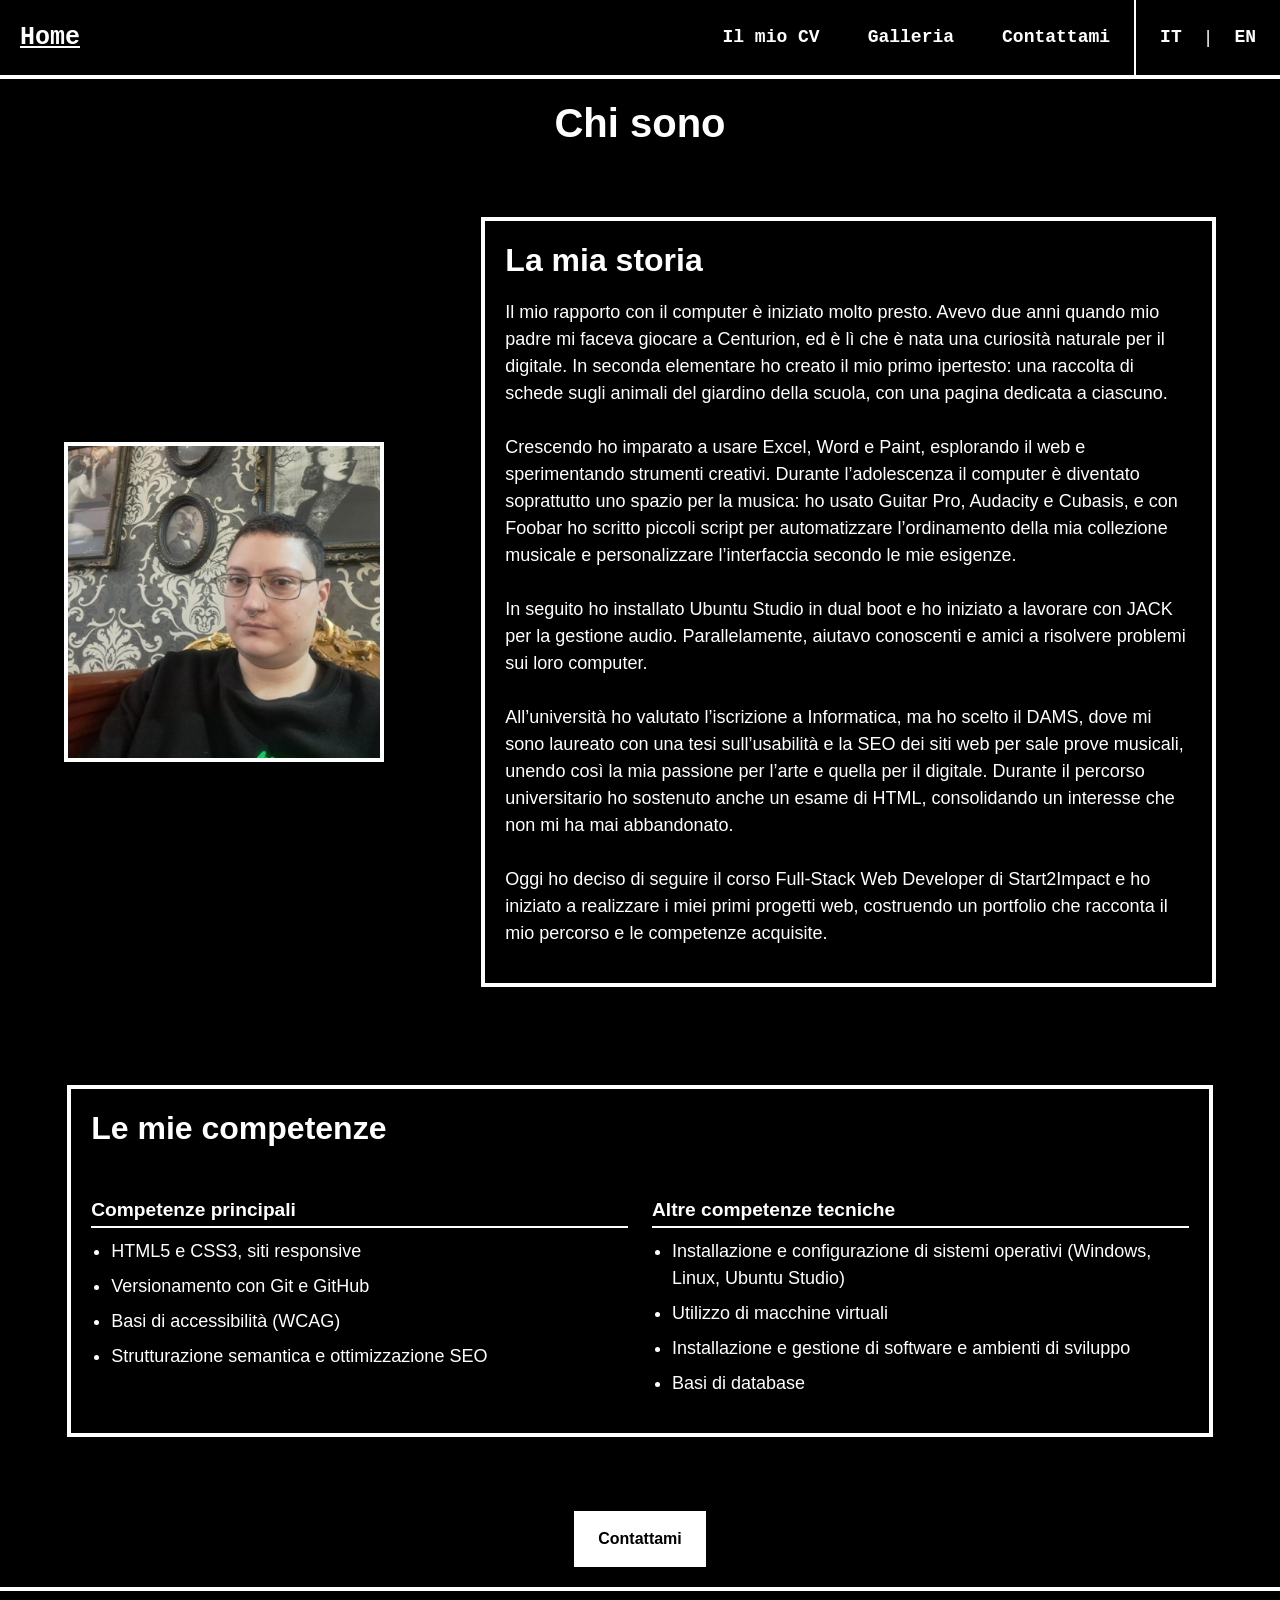
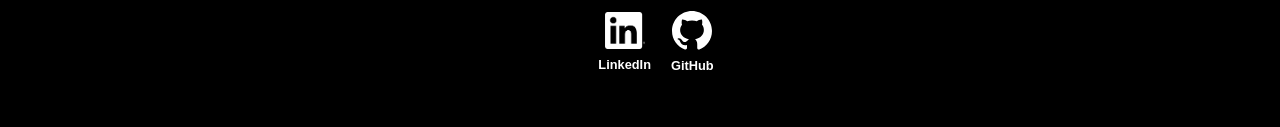
<file: index.html>
<!DOCTYPE html>
<html lang="it">

<head>
    <meta charset="UTF-8">
    <meta name="viewport" content="width=device-width, initial-scale=1.0">
    <link href="https://cdn.jsdelivr.net/npm/bootstrap@5.3.8/dist/css/bootstrap.min.css" rel="stylesheet">
    <link rel="stylesheet" href="assets/css/main.css">
    <link rel="icon" href="assets/img/icons/favicon.ico" type="image/x-icon">
    <link rel="apple-touch-icon" sizes="180x180" href="assets/img/icons/apple-touch-icon.png">
    <link rel="icon" type="image/png" sizes="192x192" href="assets/img/icons/android-chrome-192x192.png">
    <link rel="icon" type="image/png" sizes="512x512" href="assets/img/icons/android-chrome-512x512.png">
    <meta property="og:title" content="Lapo Cipriani | Web Developer Portfolio">
    <meta property="og:description"
        content="Junior Web Developer con background creativo e tecnico. Scopri CV e progetti.">
    <meta property="og:image" content="https://lapocipriani.github.io/portfolio/assets/img/og-preview.jpg">
    <meta property="og:url" content="https://lapocipriani.github.io/portfolio/">
    <meta property="og:type" content="website">
    <title>Home - Lapo Cipriani</title>
</head>

<body>
    <header class="header">
        <a href="index.html" title="Torna alla Home" class="logo">Home</a>
        <input class="menu-btn" id="menu-btn" type="checkbox">
        <label for="menu-btn" class="menu-icon">
            <span class="nav-icon"></span>
        </label>
        <ul class="menu">
            <li><a href="cv.html" title="Il mio CV completo">Il mio CV</a></li>
            <li><a href="galleria.html" title="Guarda le mie foto e lavori">Galleria</a></li>
            <li><a href="contatti.html" title="Contattami tramite email o social">Contattami</a></li>
            <li>
                <nav class="lang-switch">
                    <a href="index.html" lang="it" title="Italiano">IT</a>
                    <span>|</span>
                    <a href="index2.html" lang="en" title="English">EN</a>
                </nav>
            </li>
        </ul>


    </header>

    <main class="biography container-fluid">
        <h1>Chi sono</h1>
        <section class="bio">
            <div class="bio-pic">
                <img src="assets/img/foto-bio.jpg" alt="Ritratto di Lapo" class="img-fluid">
            </div>
            <div class="bio-text">
                <h2>La mia storia</h2>
                <p>
                    Il mio rapporto con il computer è iniziato molto presto. Avevo due anni quando mio padre mi faceva
                    giocare a Centurion, ed è lì che è nata una curiosità naturale per il digitale. In seconda elementare
                    ho creato il mio primo ipertesto: una raccolta di schede sugli animali del giardino della scuola,
                    con una pagina dedicata a ciascuno.<br><br>
                    Crescendo ho imparato a usare Excel, Word e Paint, esplorando il web e sperimentando strumenti creativi.
                    Durante l’adolescenza il computer è diventato soprattutto uno spazio per la musica: ho usato Guitar Pro, Audacity e Cubasis, e con Foobar ho
                    scritto piccoli script per automatizzare l’ordinamento della mia collezione musicale e
                    personalizzare l’interfaccia secondo le mie esigenze.<br><br>
                    In seguito ho installato Ubuntu Studio in dual boot e ho iniziato a lavorare con JACK per la gestione audio.
                    Parallelamente, aiutavo conoscenti e amici a risolvere problemi sui loro computer.<br><br>
                    All’università ho valutato l’iscrizione a Informatica, ma ho scelto il DAMS, dove mi sono laureato con
                    una tesi sull’usabilità e la SEO dei siti web per sale prove musicali, unendo così la mia passione per
                    l’arte e quella per il digitale. Durante il percorso universitario ho sostenuto anche un esame di HTML,
                    consolidando un interesse che non mi ha mai abbandonato.<br><br>
                    Oggi ho deciso di seguire il corso Full-Stack Web Developer di Start2Impact e ho iniziato a realizzare i miei primi progetti web,
                    costruendo un portfolio che racconta il mio percorso e le competenze acquisite.
                </p>
            </div>
        </section>

        <section class="skills mt-5">
            <h2>Le mie competenze</h2>
            <div class="row skills-group">
                <div class="col-md-6">
                    <h3>Competenze principali</h3>
                    <ul>
                        <li>HTML5 e CSS3, siti responsive</li>
                        <li>Versionamento con Git e GitHub</li>
                        <li>Basi di accessibilità (WCAG)</li>
                        <li>Strutturazione semantica e ottimizzazione SEO</li>
                    </ul>
                </div>
                <div class="col-md-6">
                    <h3>Altre competenze tecniche</h3>
                    <ul>
                        <li>Installazione e configurazione di sistemi operativi (Windows, Linux, Ubuntu Studio)</li>
                        <li>Utilizzo di macchine virtuali</li>
                        <li>Installazione e gestione di software e ambienti di sviluppo</li>
                        <li>Basi di database</li>
                    </ul>
                </div>
            </div>
        </section>

        <div class="text-center mt-4">
            <a href="contatti.html" class="cta-button btn">Contattami</a>
        </div>
    </main>
    <footer>
        <ul>

            <li>
                <a href="https://www.linkedin.com/in/lapo-cipriani-81836b190/" target="_blank" rel="noopener noreferrer"
                    aria-label="Visita il mio profilo LinkedIn" title="Visita il mio profilo LinkedIn">
                    <img src="assets/img/InBug-White.png" alt="Logo LinkedIn">
                    <p>LinkedIn</p>
                </a>
            </li>
            <li>
                <a href="https://github.com/LapoCipriani" target="_blank" rel="noopener noreferrer"
                    aria-label="Visita il mio profilo GitHub" title="Visita il mio profilo GitHub">
                    <img src="assets/img/GitHub_Invertocat_White.svg" alt="Logo GitHub">
                    <p>GitHub</p>
                </a>
            </li>
        </ul>
    </footer>

</body>

</html>
</file>
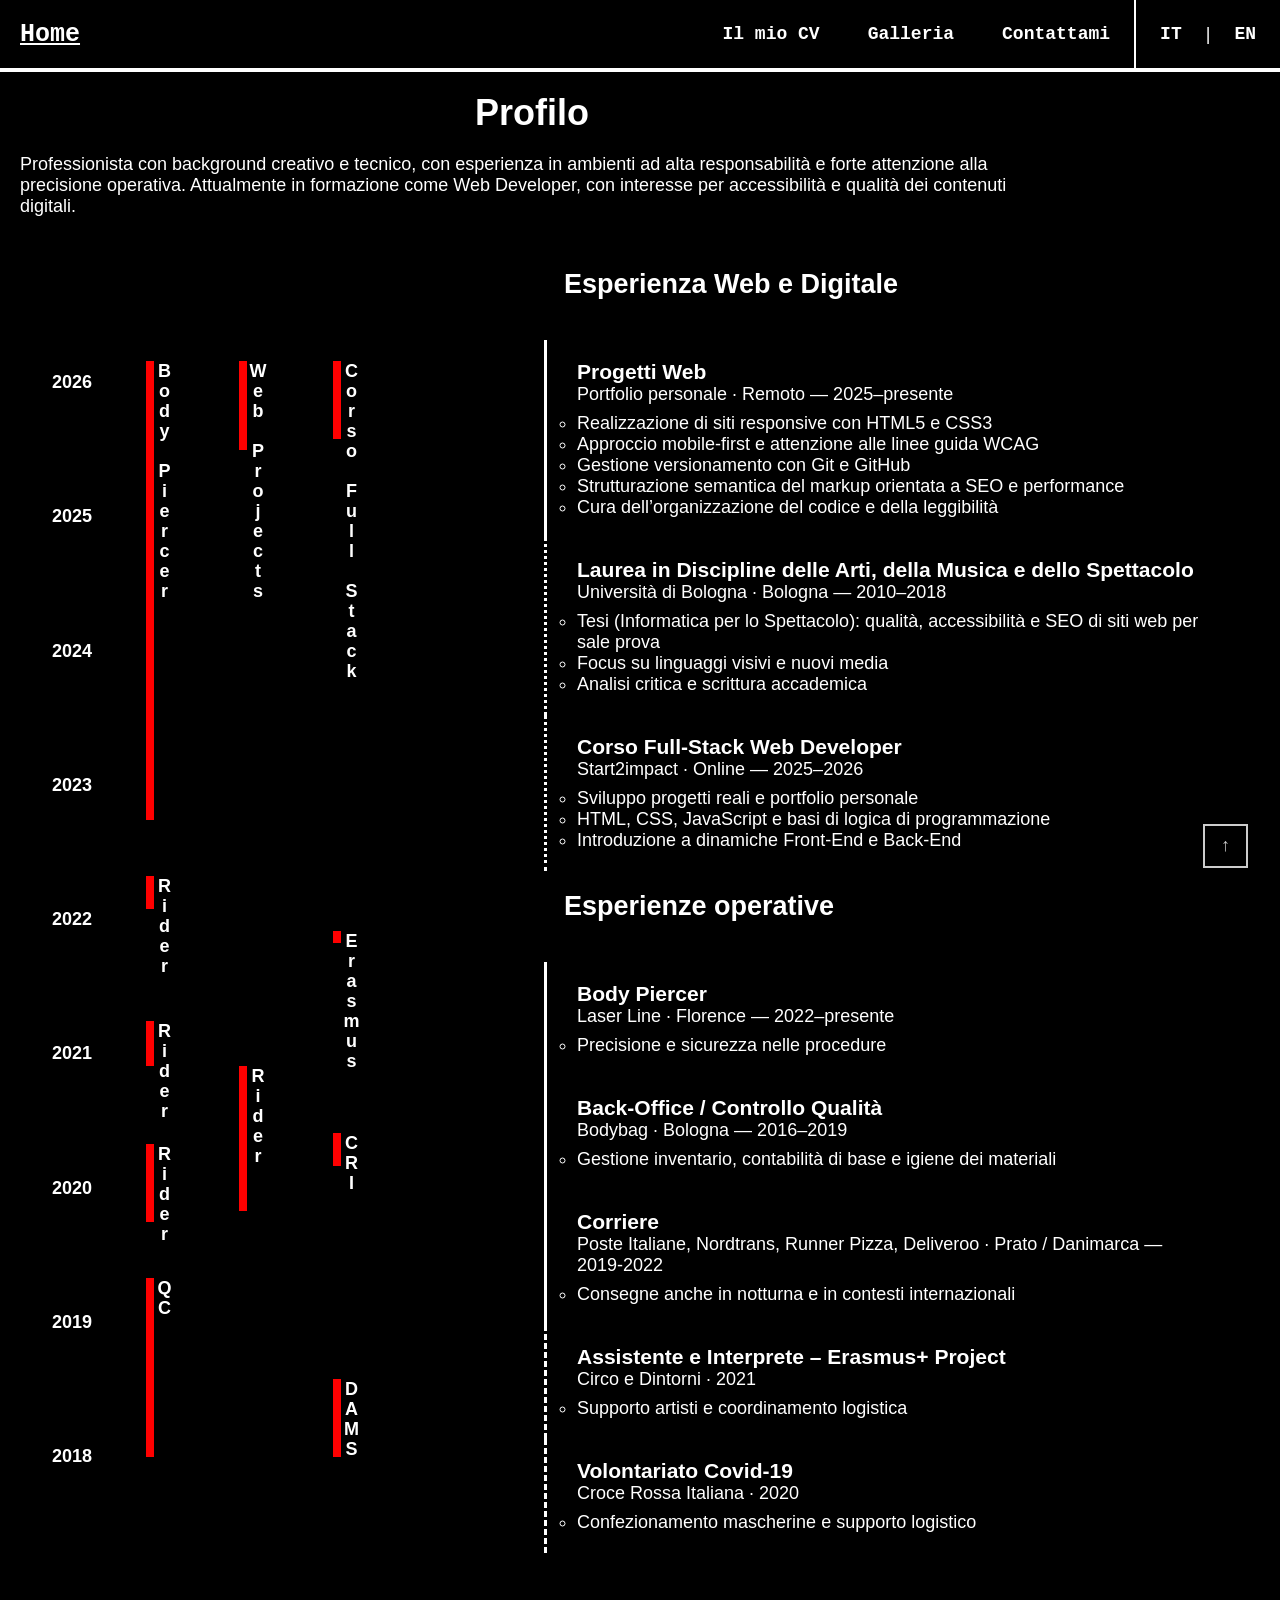
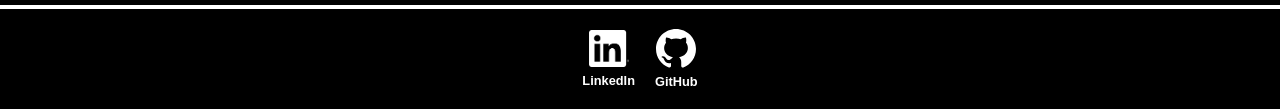
<file: cv.html>
<!DOCTYPE html>
<html lang="it">

<head>
  <meta charset="UTF-8">
  <meta name="viewport" content="width=device-width, initial-scale=1.0">
  <link rel="stylesheet" href="assets/css/main.css">
  <link rel="icon" href="assets/img/icons/favicon.ico" type="image/x-icon">
  <link rel="apple-touch-icon" sizes="180x180" href="assets/img/icons/apple-touch-icon.png">
  <link rel="icon" type="image/png" sizes="192x192" href="assets/img/icons/android-chrome-192x192.png">
  <link rel="icon" type="image/png" sizes="512x512" href="assets/img/icons/android-chrome-512x512.png">
  <meta property="og:title" content="Lapo Cipriani | Web Developer Portfolio">
  <meta property="og:description"
    content="Junior Web Developer con background creativo e tecnico. Scopri CV e progetti.">
  <meta property="og:image" content="https://lapocipriani.github.io/portfolio/assets/img/og-preview.jpg">
  <meta property="og:url" content="https://lapocipriani.github.io/portfolio/">
  <meta property="og:type" content="website">

  <title>Curriculum Vitae - Lapo Cipriani</title>
</head>

<body>
  <header class="header">
    <a href="index.html" title="Torna alla Home" class="logo">Home</a>
    <input class="menu-btn" id="menu-btn" type="checkbox">
    <label for="menu-btn" class="menu-icon">
      <span class="nav-icon"></span>
    </label>
    <ul class="menu">
      <li><a href="cv.html" title="Il mio CV completo">Il mio CV</a></li>
      <li><a href="galleria.html" title="Guarda le mie foto e lavori">Galleria</a></li>
      <li><a href="contatti.html" title="Contattami tramite email o social">Contattami</a></li>
      <li>
        <nav class="lang-switch">
          <a href="/index.html" lang="it" title="Italiano">IT</a>
          <span>|</span>
          <a href="index2.html" lang="en" title="English">EN</a>
        </nav>
      </li>
    </ul>
  </header>

  <main id="top">
    <div class="info">
      <h1>Profilo</h1>
      <p>Professionista con background creativo e tecnico, con esperienza in ambienti ad alta responsabilità e forte
        attenzione alla precisione operativa. Attualmente in formazione come Web Developer, con interesse per
        accessibilità e qualità dei contenuti digitali.</p>
    </div>

    

    <div class="grid-container">
      <section class="cv-grid">

        <!-- Anni -->
        <div class="year" style="grid-row: 1 / span 12;">
          <span class="year-label">2026</span>
        </div>
        <!-- <div class="year" style="grid-row: 1 / 13;">
          <span class="year-label">2026</span>
        </div> -->
        <div class="year" style="grid-row: 13 / 25;">
          <span class="year-label">2025</span>
        </div>
        <div class="year" style="grid-row: 25 / 37;">
          <span class="year-label">2024</span>
        </div>
        <div class="year" style="grid-row: 37 / 49;">
          <span class="year-label">2023</span>
        </div>
        <div class="year" style="grid-row: 49 / 61;">
          <span class="year-label">2022</span>
        </div>
        <div class="year" style="grid-row: 61 / 73;">
          <span class="year-label">2021</span>
        </div>
        <div class="year" style="grid-row: 73 / 85;">
          <span class="year-label">2020</span>
        </div>
        <div class="year" style="grid-row: 85 / 97;">
          <span class="year-label">2019</span>
        </div>
        <div class="year" style="grid-row: 97 / 109;">
          <span class="year-label">2018</span>
        </div>

        <!-- Work -->

        <article class="job1 laser"><a href="#body-piercer"><p class="vertical">Body Piercer</p></a></article>
        <article class="job1 poste"><a href="#rider"><p class="vertical">Rider</p></a></article>
        <article class="job1 nord"><a href="#rider"><p class="vertical">Rider</p></a></article>
        <article class="job1 runner"><a href="#rider"><p class="vertical">Rider</p></a></article>
        <article class="job1 bodybag"><a href="#quality-control"><p class="vertical">QC</p></a></article>



        <article class="job2 web"><a href="#web-projects"><p class="vertical">Web Projects</p></a></article>
        <article class="job2 deli"><a href="#rider"><p class="vertical">Rider</p></a></article>

        <!-- Study -->
        <article class="study1 start"><a href="#full-stack"><p class="vertical">Corso Full Stack</p></a></article>

        <article class="study1 dams"><a href="#ba"><p class="vertical">DAMS</p></a></article>


        <article class="study2 circo"><a href="#erasmus"><p class="vertical">Erasmus</p></a></article>

        <!-- Volunteering -->
        <article class="volu cri"><a href="#volunteer"><p class="vertical">CRI</p></a></article>

      </section>
      <div class="cv-content">

        <section class="highlight-block">
          <h2>Esperienza Web e Digitale</h2>

          <article class="job-exp" id="web-projects">
            <h3>Progetti Web</h3>
            <p class="meta">Portfolio personale · Remoto — 2025–presente</p>
            <ul>
              <li>Realizzazione di siti responsive con HTML5 e CSS3</li>
              <li>Approccio mobile-first e attenzione alle linee guida WCAG</li>
              <li>Gestione versionamento con Git e GitHub</li>
              <li>Strutturazione semantica del markup orientata a SEO e performance</li>
              <li>Cura dell’organizzazione del codice e della leggibilità</li>
            </ul>
          </article>

          <article class="study-exp" id="ba">
            <h3>Laurea in Discipline delle Arti, della Musica e dello Spettacolo</h3>
            <p class="meta">Università di Bologna · Bologna — 2010–2018</p>
            <ul>
              <li>Tesi (Informatica per lo Spettacolo): qualità, accessibilità e SEO di siti web per sale prova</li>
              <li>Focus su linguaggi visivi e nuovi media</li>
              <li>Analisi critica e scrittura accademica</li>
            </ul>
          </article>

          <article class="study-exp" id="full-stack">
            <h3>Corso Full-Stack Web Developer</h3>
            <p class="meta">Start2impact · Online — 2025–2026</p>
            <ul>
              <li>Sviluppo progetti reali e portfolio personale</li>
              <li>HTML, CSS, JavaScript e basi di logica di programmazione</li>
              <li>Introduzione a dinamiche Front-End e Back-End</li>
            </ul>
          </article>
        </section>

        <!-- Esperienze operative / secondarie -->
        <section class="experience-block">
          <h2>Esperienze operative</h2>

          <article class="job-exp" id="body-piercer">
            <h3>Body Piercer</h3>
            <p class="meta">Laser Line · Florence — 2022–presente</p>
            <ul>
              <li>Precisione e sicurezza nelle procedure</li>
            </ul>
          </article>

          <article class="job-exp" id="quality-control">
            <h3>Back-Office / Controllo Qualità</h3>
            <p class="meta">Bodybag · Bologna — 2016–2019</p>
            <ul>
              <li>Gestione inventario, contabilità di base e igiene dei materiali</li>
            </ul>
          </article>

          <article class="job-exp" id="rider">
            <h3>Corriere</h3>
            <p class="meta">Poste Italiane, Nordtrans, Runner Pizza, Deliveroo · Prato / Danimarca — 2019-2022</p>
            <ul>
              <li>Consegne anche in notturna e in contesti internazionali</li>
            </ul>
          </article>



          <article class="vol-exp" id="erasmus">
            <h3>Assistente e Interprete – Erasmus+ Project</h3>
            <p class="meta">Circo e Dintorni · 2021</p>
            <ul>
              <li>Supporto artisti e coordinamento logistica</li>
            </ul>
          </article>

          <article class="vol-exp" id="volunteer">
            <h3>Volontariato Covid-19</h3>
            <p class="meta">Croce Rossa Italiana · 2020</p>
            <ul>
              <li>Confezionamento mascherine e supporto logistico</li>
            </ul>
          </article>
        </section>
      </div>

    </div>
    <!-- Pulsante torna su -->
    <a href="#top" class="back-to-top">↑</a>

  </main>

  <footer>
        <ul>

            <li>
                <a href="https://www.linkedin.com/in/lapo-cipriani-81836b190/" target="_blank" rel="noopener noreferrer"
                    aria-label="Visita il mio profilo LinkedIn" title="Visita il mio profilo LinkedIn">
                    <img src="assets/img/InBug-White.png" alt="Logo LinkedIn">
                    <p>LinkedIn</p>
                </a>
            </li>
            <li>
                <a href="https://github.com/LapoCipriani" target="_blank" rel="noopener noreferrer"
                    aria-label="Visita il mio profilo GitHub" title="Visita il mio profilo GitHub">
                    <img src="assets/img/GitHub_Invertocat_White.svg" alt="Logo GitHub">
                    <p>GitHub</p>
                </a>
            </li>
        </ul>
    </footer>
</body>

</html>
</file>
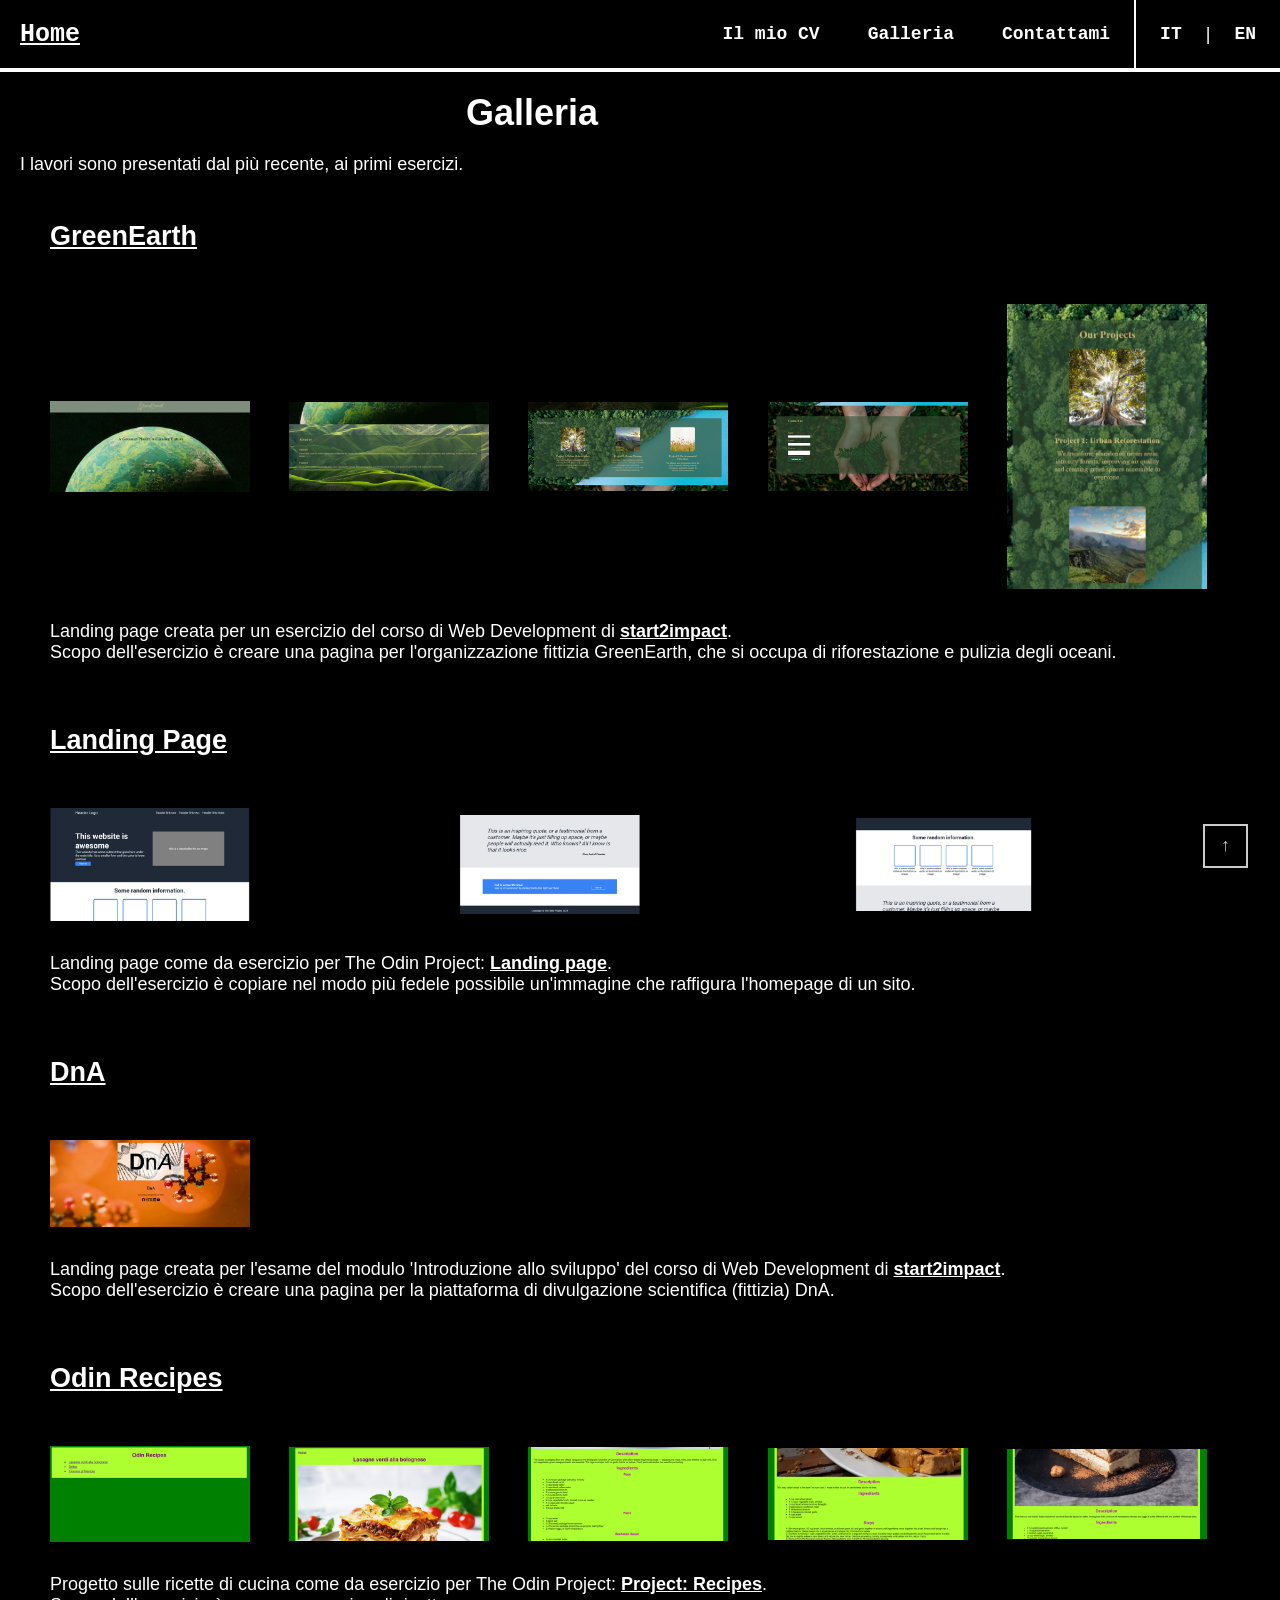
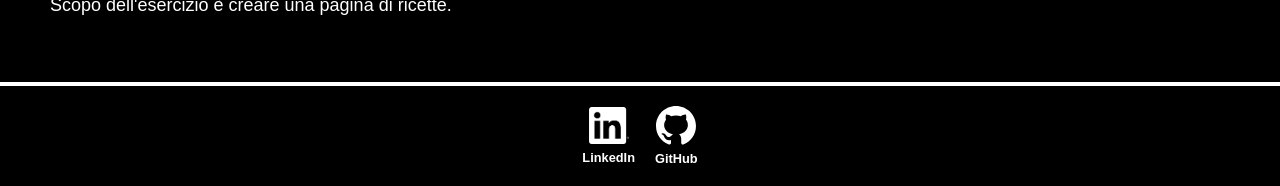
<file: galleria.html>
<!DOCTYPE html>
<html lang="it">

<head>
    <meta charset="UTF-8">
    <meta name="viewport" content="width=device-width, initial-scale=1.0">
    <link rel="stylesheet" href="assets/css/main.css">
    <link rel="icon" href="assets/img/icons/favicon.ico" type="image/x-icon">
    <link rel="apple-touch-icon" sizes="180x180" href="assets/img/icons/apple-touch-icon.png">
    <link rel="icon" type="image/png" sizes="192x192" href="assets/img/icons/android-chrome-192x192.png">
    <link rel="icon" type="image/png" sizes="512x512" href="assets/img/icons/android-chrome-512x512.png">
    <meta property="og:title" content="Lapo Cipriani | Web Developer Portfolio">
    <meta property="og:description"
        content="Junior Web Developer con background creativo e tecnico. Scopri CV e progetti.">
    <meta property="og:image" content="https://lapocipriani.github.io/portfolio/assets/img/og-preview.jpg">
    <meta property="og:url" content="https://lapocipriani.github.io/portfolio/">
    <meta property="og:type" content="website">

    <title>Galleria - Lapo Cipriani</title>
</head>

<body>
    <header class="header">
        <a href="index.html" title="Torna alla Home" class="logo">Home</a>
        <input class="menu-btn" id="menu-btn" type="checkbox">
        <label for="menu-btn" class="menu-icon">
            <span class="nav-icon"></span>
        </label>
        <ul class="menu">
            <li><a href="cv.html" title="Il mio CV completo">Il mio CV</a></li>
            <li><a href="galleria.html" title="Guarda le mie foto e lavori">Galleria</a></li>
            <li><a href="contatti.html" title="Contattami tramite email o social">Contattami</a></li>
            <li>
                <nav class="lang-switch">
                    <a href="index.html" lang="it" title="Italiano">IT</a>
                    <span>|</span>
                    <a href="index2.html" lang="en" title="English">EN</a>
                </nav>
            </li>
        </ul>
    </header>

    <main id="top">
        <div class="info">
            <h1>Galleria</h1>
            <p>I lavori sono presentati dal più recente, ai primi esercizi.</p>
        </div>
        <section class="galleria">
            <div class="project">
                <h2><a href="https://lapocipriani.github.io/green-earth/" target="_blank" rel="noopener noreferrer"
                        aria-label="Visita la mia pagina GreenEarth"
                        title="Visita la mia pagina GreenEarth">GreenEarth</a></h2>
                <div class="project-images">
                    <a href="https://lapocipriani.github.io/green-earth/" target="_blank" rel="noopener noreferrer"
                        aria-label="Visita la mia pagina GreenEarth" title="Visita la mia pagina GreenEarth"><img
                            src="./assets/img/gall/greenearth01.png"
                            alt="Landing page creata per un esercizio del corso di Web Development di start2impact."
                            loading="lazy"></a>
                    <a href="https://lapocipriani.github.io/green-earth/" target="_blank" rel="noopener noreferrer"
                        aria-label="Visita la mia pagina GreenEarth" title="Visita la mia pagina GreenEarth"><img
                            src="./assets/img/gall/greenearth02.png"
                            alt="Landing page creata per un esercizio del corso di Web Development di start2impact."
                            loading="lazy"></a>
                    <a href="https://lapocipriani.github.io/green-earth/" target="_blank" rel="noopener noreferrer"
                        aria-label="Visita la mia pagina GreenEarth" title="Visita la mia pagina GreenEarth"><img
                            src="./assets/img/gall/greenearth03.png"
                            alt="Landing page creata per un esercizio del corso di Web Development di start2impact."
                            loading="lazy"></a>
                    <a href="https://lapocipriani.github.io/green-earth/" target="_blank" rel="noopener noreferrer"
                        aria-label="Visita la mia pagina GreenEarth" title="Visita la mia pagina GreenEarth"><img
                            src="./assets/img/gall/greenearth04.png"
                            alt="Landing page creata per un esercizio del corso di Web Development di start2impact."
                            loading="lazy"></a>
                    <a href="https://lapocipriani.github.io/green-earth/" target="_blank" rel="noopener noreferrer"
                        aria-label="Visita la mia pagina GreenEarth" title="Visita la mia pagina GreenEarth"><img
                            src="./assets/img/gall/greenearth05.png"
                            alt="Landing page creata per un esercizio del corso di Web Development di start2impact."
                            loading="lazy"></a>
                </div>
                <p class="caption">Landing page creata per un esercizio del corso di Web Development di <a
                        href="https://www.start2impact.it/" target="_blank" rel="noopener noreferrer"
                        aria-label="Visita la pagina start2impact"
                        title="Visita la pagina start2impact">start2impact</a>.<br>Scopo dell'esercizio è creare una
                    pagina per l'organizzazione fittizia GreenEarth, che si occupa di riforestazione e pulizia degli
                    oceani.</p>
            </div>

            <div class="project">
                <h2><a href="https://lapocipriani.github.io/landing-page/" target="_blank" rel="noopener noreferrer"
                        aria-label="Visita la mia Landing Page" title="Visita la mia Landing Page">Landing Page</a></h2>
                <div class="project-images">
                    <a href="https://lapocipriani.github.io/landing-page/" target="_blank" rel="noopener noreferrer"
                        aria-label="Visita la mia Landing Page" title="Visita la mia Landing Page"><img
                            src="./assets/img/gall/landing01.png"
                            alt="Landing page come da esercizio per The Odin Project" loading="lazy"></a>
                    <a href="https://lapocipriani.github.io/landing-page/" target="_blank" rel="noopener noreferrer"
                        aria-label="Visita la mia Landing Page" title="Visita la mia Landing Page"><img
                            src="./assets/img/gall/landing02.png"
                            alt="Landing page come da esercizio per The Odin Project" loading="lazy"></a>
                    <a href="https://lapocipriani.github.io/landing-page/" target="_blank" rel="noopener noreferrer"
                        aria-label="Visita la mia Landing Page" title="Visita la mia Landing Page"><img
                            src="./assets/img/gall/landing03.png"
                            alt="Landing page come da esercizio per The Odin Project" loading="lazy"></a>
                </div>
                <p class="caption">Landing page come da esercizio per The Odin Project: <a
                        href="https://www.theodinproject.com/lessons/foundations-landing-page" target="_blank"
                        rel="noopener noreferrer" aria-label="Link all'esercizio della Landing Page"
                        title="Link all'esercizio della Landing Page">Landing page</a>.<br>Scopo dell'esercizio è
                    copiare nel modo pi&ugrave; fedele possibile un'immagine che raffigura l'homepage di un sito.</p>
            </div>
            <div class="project">
                <h2><a href="https://lapocipriani.github.io/DnA/" target="_blank" rel="noopener noreferrer"
                        aria-label="Visita la mia pagina DnA" title="Visita la mia pagina DnA">DnA</a></h2>
                <div class="project-images">
                    <a href="https://lapocipriani.github.io/DnA/" target="_blank" rel="noopener noreferrer"
                        aria-label="Visita la mia pagina DnA" title="Visita la mia pagina DnA"><img
                            src="./assets/img/gall/dna01.png"
                            alt="Landing page creata per l'esame del modulo 'Introduzione allo sviluppo' del corso di Web Development di start2impact."
                            loading="lazy"></a>
                </div>
                <p class="caption">Landing page creata per l'esame del modulo 'Introduzione allo sviluppo' del corso di
                    Web Development di <a href="https://www.start2impact.it/" target="_blank" rel="noopener noreferrer"
                        aria-label="Visita la pagina start2impact"
                        title="Visita la pagina start2impact">start2impact</a>.<br>Scopo dell'esercizio è creare una
                    pagina per la piattaforma di divulgazione scientifica (fittizia) DnA.</p>
            </div>
            <div class="project">
                <h2><a href="https://lapocipriani.github.io/odin-recipes/" target="_blank" rel="noopener noreferrer"
                        aria-label="Visita la mia pagina Odin Recipes" title="Visita la mia pagina Odin Recipes">Odin
                        Recipes</a></h2>
                <div class="project-images">
                    <a href="https://lapocipriani.github.io/odin-recipes/" target="_blank" rel="noopener noreferrer"
                        aria-label="Visita la mia pagina Odin Recipes" title="Visita la mia pagina Odin Recipes"><img
                            src="./assets/img/gall/recipes01.png"
                            alt="Pagina delle ricette come da esercizio per The Odin Project" loading="lazy"></a>
                    <a href="https://lapocipriani.github.io/odin-recipes/" target="_blank" rel="noopener noreferrer"
                        aria-label="Visita la mia pagina Odin Recipes" title="Visita la mia pagina Odin Recipes"><img
                            src="./assets/img/gall/recipes02.png"
                            alt="Pagina delle ricette come da esercizio per The Odin Project" loading="lazy"></a>
                    <a href="https://lapocipriani.github.io/odin-recipes/" target="_blank" rel="noopener noreferrer"
                        aria-label="Visita la mia pagina Odin Recipes" title="Visita la mia pagina Odin Recipes"><img
                            src="./assets/img/gall/recipes03.png"
                            alt="Pagina delle ricette come da esercizio per The Odin Project" loading="lazy"></a>
                    <a href="https://lapocipriani.github.io/odin-recipes/" target="_blank" rel="noopener noreferrer"
                        aria-label="Visita la mia pagina Odin Recipes" title="Visita la mia pagina Odin Recipes"><img
                            src="./assets/img/gall/recipes04.png"
                            alt="Pagina delle ricette come da esercizio per The Odin Project" loading="lazy"></a>
                    <a href="https://lapocipriani.github.io/odin-recipes/" target="_blank" rel="noopener noreferrer"
                        aria-label="Visita la mia pagina Odin Recipes" title="Visita la mia pagina Odin Recipes"><img
                            src="./assets/img/gall/recipes05.png"
                            alt="Pagina delle ricette come da esercizio per The Odin Project" loading="lazy"></a>
                </div>
                <p class="caption">Progetto sulle ricette di cucina come da esercizio per The Odin Project: <a
                        href="https://www.theodinproject.com/lessons/foundations-recipes" target="_blank"
                        rel="noopener noreferrer" aria-label="Link all'esercizio Odin Recipes"
                        title="Link all'esercizio Odin Recipes">Project: Recipes</a>.<br>Scopo dell'esercizio è creare
                    una pagina di ricette.</p>
            </div>





        </section>
        <!-- Pulsante torna su -->
        <a href="#top" class="back-to-top">↑</a>
    </main>

    <footer>
        <ul>

            <li>
                <a href="https://www.linkedin.com/in/lapo-cipriani-81836b190/" target="_blank" rel="noopener noreferrer"
                    aria-label="Visita il mio profilo LinkedIn" title="Visita il mio profilo LinkedIn">
                    <img src="assets/img/InBug-White.png" alt="Logo LinkedIn">
                    <p>LinkedIn</p>
                </a>
            </li>
            <li>
                <a href="https://github.com/LapoCipriani" target="_blank" rel="noopener noreferrer"
                    aria-label="Visita il mio profilo GitHub" title="Visita il mio profilo GitHub">
                    <img src="assets/img/GitHub_Invertocat_White.svg" alt="Logo GitHub">
                    <p>GitHub</p>
                </a>
            </li>
        </ul>
    </footer>
</body>

</html>
</file>
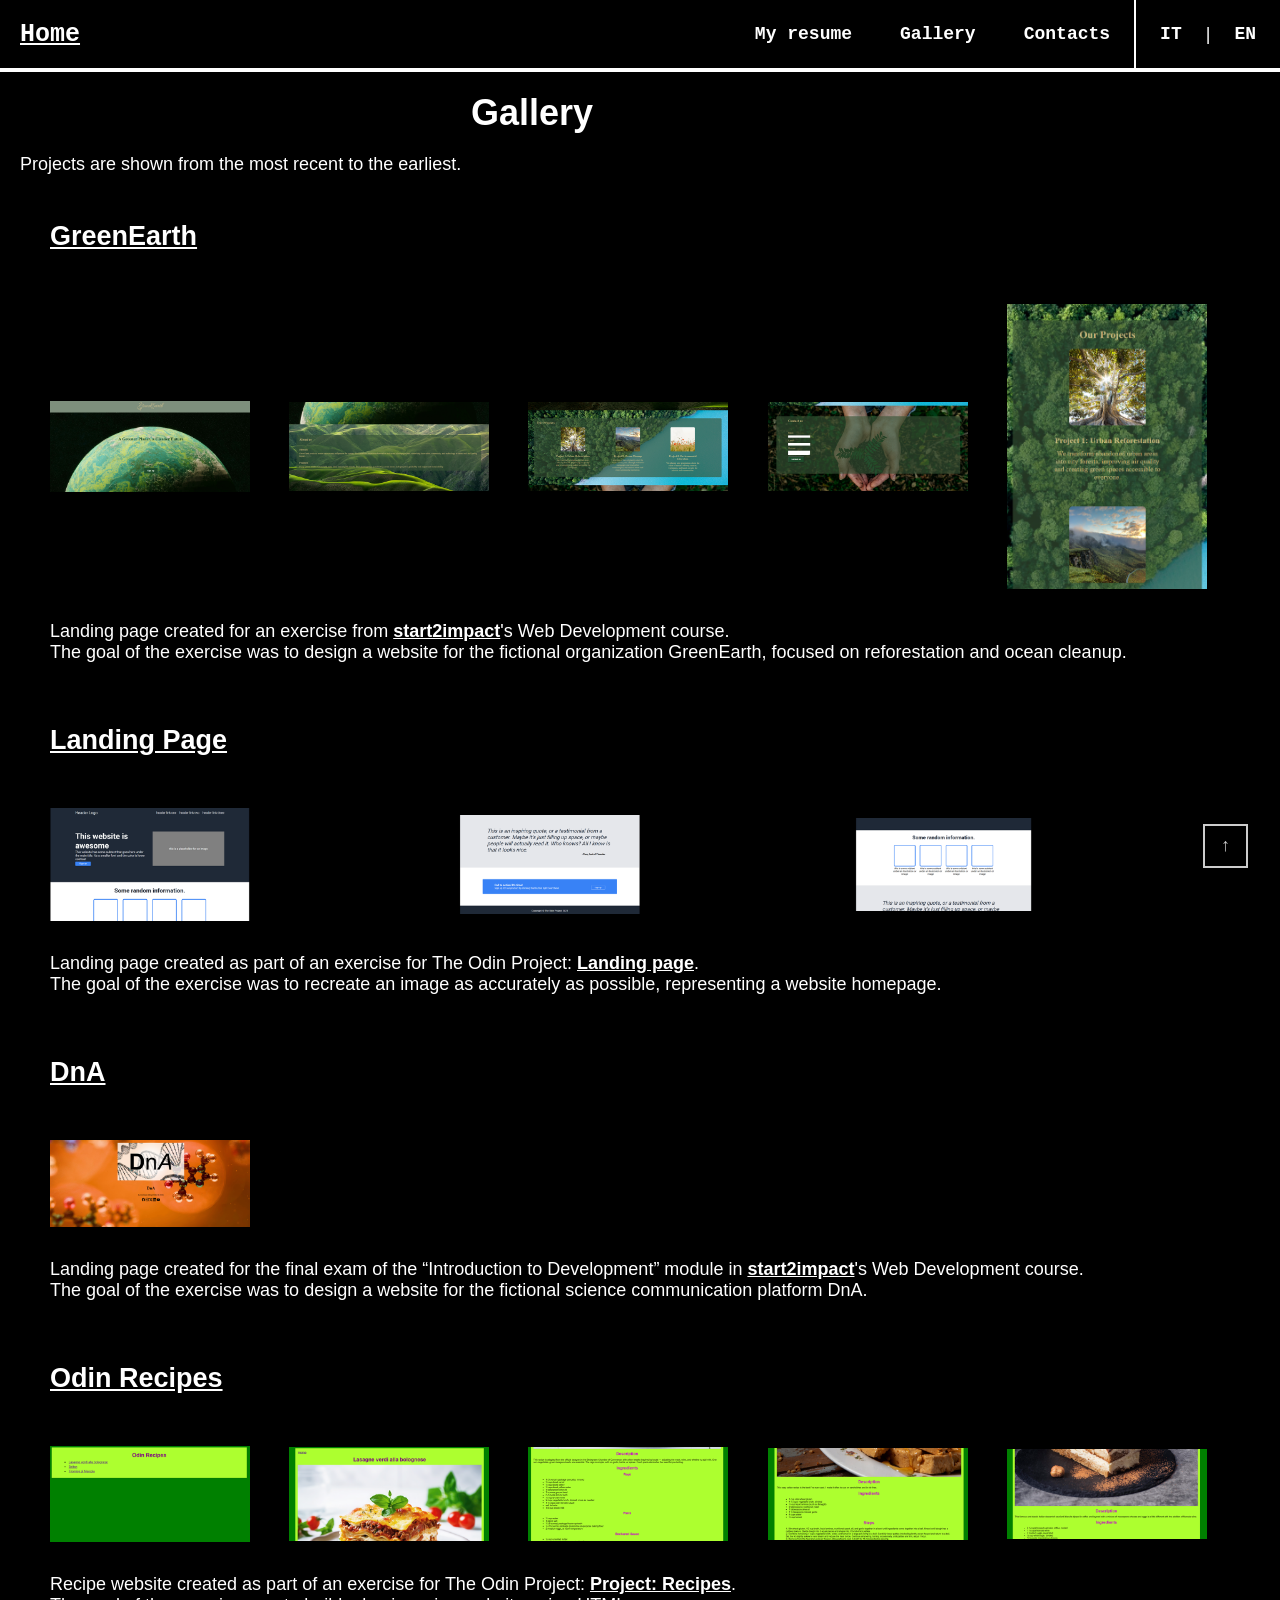
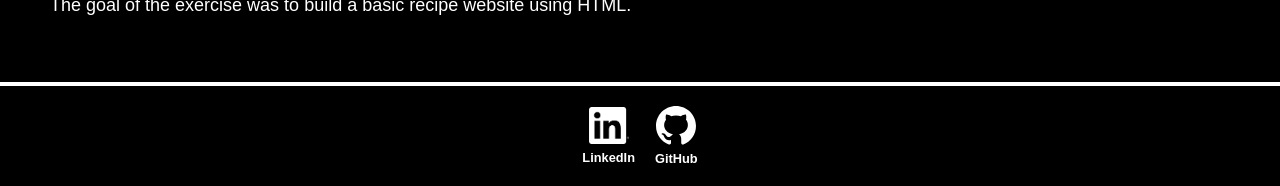
<file: gallery.html>
<!DOCTYPE html>
<html lang="en">

<head>
    <meta charset="UTF-8">
    <meta name="viewport" content="width=device-width, initial-scale=1.0">
    <link rel="stylesheet" href="assets/css/main.css">
    <link rel="icon" href="assets/img/icons/favicon.ico" type="image/x-icon">
    <link rel="apple-touch-icon" sizes="180x180" href="assets/img/icons/apple-touch-icon.png">
    <link rel="icon" type="image/png" sizes="192x192" href="assets/img/icons/android-chrome-192x192.png">
    <link rel="icon" type="image/png" sizes="512x512" href="assets/img/icons/android-chrome-512x512.png">
    <meta property="og:title" content="Lapo Cipriani | Web Developer Portfolio">
    <meta property="og:description"
        content="Junior Web Developer with creative and technical background. Find CV and projects.">
    <meta property="og:image" content="https://lapocipriani.github.io/portfolio/assets/img/og-preview.jpg">
    <meta property="og:url" content="https://lapocipriani.github.io/portfolio/">
    <meta property="og:type" content="website">
    <title>Gallery - Lapo Cipriani</title>
</head>

<body>
    <header class="header">
        <a href="index2.html" title="Go to Homepage" class="logo">Home</a>
        <input class="menu-btn" id="menu-btn" type="checkbox">
        <label for="menu-btn" class="menu-icon">
            <span class="nav-icon"></span>
        </label>
        <ul class="menu">
            <li><a href="resume.html" title="My resume">My resume</a></li>
            <li><a href="gallery.html" title="My photos and projects">Gallery</a></li>
            <li><a href="contacts.html" title="Contact me by e-mail or social networks">Contacts</a></li>
            <li>
                <nav class="lang-switch">
                    <a href="index.html" lang="it" title="Italiano">IT</a>
                    <span>|</span>
                    <a href="index2.html" lang="en" title="English">EN</a>
                </nav>
            </li>
        </ul>


    </header>

    <main id="top">
        <div class="info">
            <h1>Gallery</h1>
            <p>Projects are shown from the most recent to the earliest.</p>
        </div>
        <section class="galleria">
            <div class="project">
                <h2><a href="https://lapocipriani.github.io/green-earth/" target="_blank" rel="noopener noreferrer"
                        aria-label="Visit my GreenEarth page" title="Visit my GreenEarth page">GreenEarth</a></h2>
                <div class="project-images">
                    <a href="https://lapocipriani.github.io/green-earth/" target="_blank" rel="noopener noreferrer"
                        aria-label="Visit my GreenEarth page" title="Visit my GreenEarth page"><img
                            src="assets/img/gall/greenearth01.png"
                            alt="Landing page created for an exercise from start2impact's Web Development course."
                            loading="lazy"></a>
                    <a href="https://lapocipriani.github.io/green-earth/" target="_blank" rel="noopener noreferrer"
                        aria-label="Visit my GreenEarth page" title="Visit my GreenEarth page"><img
                            src="assets/img/gall/greenearth02.png"
                            alt="Landing page created for an exercise from start2impact's Web Development course."
                            loading="lazy"></a>
                    <a href="https://lapocipriani.github.io/green-earth/" target="_blank" rel="noopener noreferrer"
                        aria-label="Visit my GreenEarth page" title="Visit my GreenEarth page"><img
                            src="assets/img/gall/greenearth03.png"
                            alt="Landing page created for an exercise from start2impact's Web Development course."
                            loading="lazy"></a>
                    <a href="https://lapocipriani.github.io/green-earth/" target="_blank" rel="noopener noreferrer"
                        aria-label="Visit my GreenEarth page" title="Visit my GreenEarth page"><img
                            src="assets/img/gall/greenearth04.png"
                            alt="Landing page created for an exercise from start2impact's Web Development course."
                            loading="lazy"></a>
                    <a href="https://lapocipriani.github.io/green-earth/" target="_blank" rel="noopener noreferrer"
                        aria-label="Visit my GreenEarth page" title="Visit my GreenEarth page"><img
                            src="assets/img/gall/greenearth05.png"
                            alt="Landing page created for an exercise from start2impact's Web Development course."
                            loading="lazy"></a>
                </div>
                <p class="caption">Landing page created for an exercise from <a href="https://www.start2impact.it/"
                        target="_blank" rel="noopener noreferrer" aria-label="Visit start2impact's page"
                        title="Visit start2impact's page">start2impact</a>'s Web Development course.<br>The goal of the
                    exercise was to design a website for the fictional organization GreenEarth, focused on reforestation
                    and ocean cleanup.</p>
            </div>

            <div class="project">
                <h2><a href="https://lapocipriani.github.io/landing-page/" target="_blank" rel="noopener noreferrer"
                        aria-label="Visit my Landing Page" title="Visit my Landing Page">Landing Page</a></h2>
                <div class="project-images">
                    <a href="https://lapocipriani.github.io/landing-page/" target="_blank" rel="noopener noreferrer"
                        aria-label="Visit my Landing Page" title="Visit my Landing Page"><img
                            src="assets/img/gall/landing01.png"
                            alt="Landing page created as part of an exercise for The Odin Project" loading="lazy"></a>
                    <a href="https://lapocipriani.github.io/landing-page/" target="_blank" rel="noopener noreferrer"
                        aria-label="Visit my Landing Page" title="Visit my Landing Page"><img
                            src="assets/img/gall/landing02.png"
                            alt="Landing page created as part of an exercise for The Odin Project" loading="lazy"></a>
                    <a href="https://lapocipriani.github.io/landing-page/" target="_blank" rel="noopener noreferrer"
                        aria-label="Visit my Landing Page" title="Visit my Landing Page"><img
                            src="assets/img/gall/landing03.png"
                            alt="Landing page created as part of an exercise for The Odin Project" loading="lazy"></a>
                </div>
                <p class="caption">Landing page created as part of an exercise for The Odin Project: <a
                        href="https://www.theodinproject.com/lessons/foundations-landing-page" target="_blank"
                        rel="noopener noreferrer" aria-label="Link to Landing Page exercise"
                        title="Link to Landing Page exercise">Landing page</a>.<br>The goal of the exercise was to
                    recreate an image as accurately as possible, representing a website homepage.</p>
            </div>
            <div class="project">
                <h2><a href="https://lapocipriani.github.io/DnA/" target="_blank" rel="noopener noreferrer"
                        aria-label="Visit my DnA page" title="Visit my DnA page">DnA</a></h2>
                <div class="project-images">
                    <a href="https://lapocipriani.github.io/DnA/" target="_blank" rel="noopener noreferrer"
                        aria-label="Visit my DnA page" title="Visit my DnA page"><img src="assets/img/gall/dna01.png"
                            alt="Landing page created for the final exam of the “Introduction to Development” module in start2impact's Web Development course."
                            loading="lazy"></a>
                </div>
                <p class="caption">Landing page created for the final exam of the “Introduction to Development” module
                    in <a href="https://www.start2impact.it/" target="_blank" rel="noopener noreferrer"
                        aria-label="Visit start2impact's page" title="Visit start2impact's page">start2impact</a>'s Web
                    Development course.<br>The goal of the exercise was to design a website for the fictional science
                    communication platform DnA.</p>
            </div>
            <div class="project">
                <h2><a href="https://lapocipriani.github.io/odin-recipes/" target="_blank" rel="noopener noreferrer"
                        aria-label="Visit my Odin Recipes page" title="Visit my Odin Recipes page">Odin Recipes</a></h2>
                <div class="project-images">
                    <a href="https://lapocipriani.github.io/odin-recipes/" target="_blank" rel="noopener noreferrer"
                        aria-label="Visit my Odin Recipes page" title="Visit my Odin Recipes page"><img
                            src="assets/img/gall/recipes01.png"
                            alt="Recipe website created as part of an exercise for The Odin Project" loading="lazy"></a>
                    <a href="https://lapocipriani.github.io/odin-recipes/" target="_blank" rel="noopener noreferrer"
                        aria-label="Visit my Odin Recipes page" title="Visit my Odin Recipes page"><img
                            src="assets/img/gall/recipes02.png"
                            alt="Recipe website created as part of an exercise for The Odin Project" loading="lazy"></a>
                    <a href="https://lapocipriani.github.io/odin-recipes/" target="_blank" rel="noopener noreferrer"
                        aria-label="Visit my Odin Recipes page" title="Visit my Odin Recipes page"><img
                            src="assets/img/gall/recipes03.png"
                            alt="Recipe website created as part of an exercise for The Odin Project" loading="lazy"></a>
                    <a href="https://lapocipriani.github.io/odin-recipes/" target="_blank" rel="noopener noreferrer"
                        aria-label="Visit my Odin Recipes page" title="Visit my Odin Recipes page"><img
                            src="assets/img/gall/recipes04.png"
                            alt="Recipe website created as part of an exercise for The Odin Project" loading="lazy"></a>
                    <a href="https://lapocipriani.github.io/odin-recipes/" target="_blank" rel="noopener noreferrer"
                        aria-label="Visit my Odin Recipes page" title="Visit my Odin Recipes page"><img
                            src="assets/img/gall/recipes05.png"
                            alt="Recipe website created as part of an exercise for The Odin Project" loading="lazy"></a>
                </div>
                <p class="caption">Recipe website created as part of an exercise for The Odin Project: <a
                        href="https://www.theodinproject.com/lessons/foundations-recipes" target="_blank"
                        rel="noopener noreferrer" aria-label="Link to Odin Recipes exercise"
                        title="Link to Odin Recipes exercise">Project: Recipes</a>.<br>The goal of the exercise was to
                    build a basic recipe website using HTML.</p>
            </div>





        </section>
        <!-- Pulsante torna su -->
        <a href="#top" class="back-to-top">↑</a>
    </main>

    <footer>
        <ul>

            <li>
                <a href="https://www.linkedin.com/in/lapo-cipriani-81836b190/" target="_blank" rel="noopener noreferrer"
                    aria-label="Visit my LinkedIn profile" title="Visit my LinkedIn profile">
                    <img src="assets/img/InBug-White.png" alt="LinkedIn logo">
                    <p lang="en">LinkedIn</p>
                </a>
            </li>
            <li>
                <a href="https://github.com/LapoCipriani" target="_blank" rel="noopener noreferrer"
                    aria-label="Visit my GitHub profile" title="Visit my GitHub profile">
                    <img src="assets/img/GitHub_Invertocat_White.svg" alt="GitHub logo">
                    <p lang="en">GitHub</p>
                </a>
            </li>
        </ul>
    </footer>
</body>

</html>
</file>
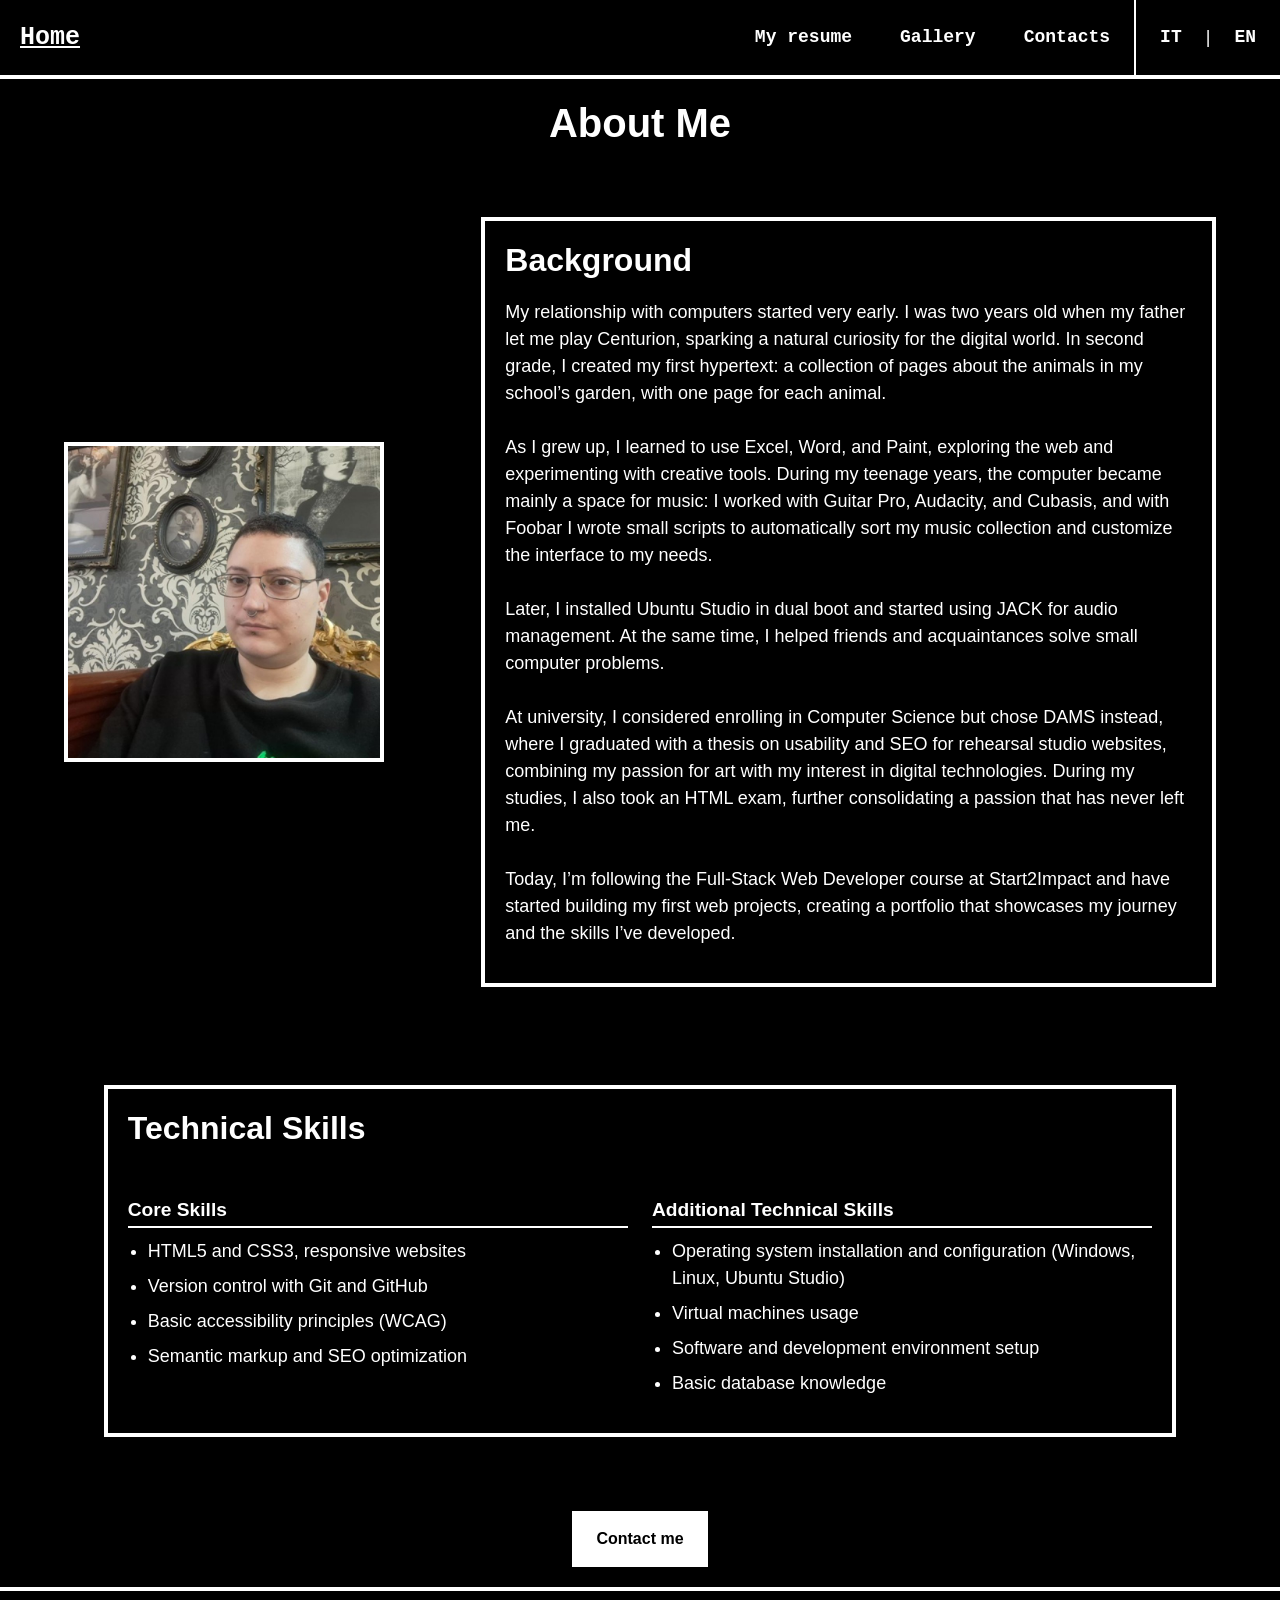
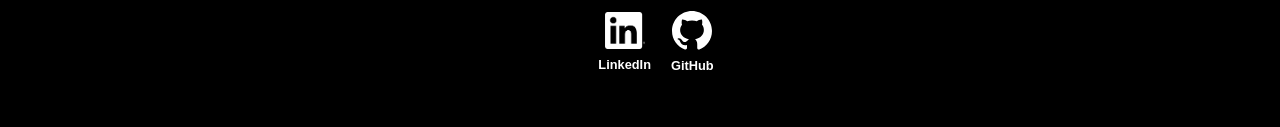
<file: index2.html>
<!DOCTYPE html>
<html lang="en">

<head>
    <meta charset="UTF-8">
    <meta name="viewport" content="width=device-width, initial-scale=1.0">
    <link href="https://cdn.jsdelivr.net/npm/bootstrap@5.3.8/dist/css/bootstrap.min.css" rel="stylesheet">
    <link rel="stylesheet" href="assets/css/main.css">
    <link rel="icon" href="assets/img/icons/favicon.ico" type="image/x-icon">
    <link rel="apple-touch-icon" sizes="180x180" href="assets/img/icons/apple-touch-icon.png">
    <link rel="icon" type="image/png" sizes="192x192" href="assets/img/icons/android-chrome-192x192.png">
    <link rel="icon" type="image/png" sizes="512x512" href="assets/img/icons/android-chrome-512x512.png">
    <meta property="og:title" content="Lapo Cipriani | Web Developer Portfolio">
    <meta property="og:description"
        content="Junior Web Developer with creative and technical background. Find CV and projects.">
    <meta property="og:image" content="https://lapocipriani.github.io/portfolio/assets/img/og-preview.jpg">
    <meta property="og:url" content="https://lapocipriani.github.io/portfolio/">
    <meta property="og:type" content="website">

    <title>Home - Lapo Cipriani</title>
</head>

<body>
    <header class="header">
        <a href="index2.html" title="Go to Homepage" class="logo">Home</a>
        <input class="menu-btn" id="menu-btn" type="checkbox">
        <label for="menu-btn" class="menu-icon">
            <span class="nav-icon"></span>
        </label>
        <ul class="menu">
            <li><a href="resume.html" title="My resume">My resume</a></li>
            <li><a href="gallery.html" title="My photos and projects">Gallery</a></li>
            <li><a href="contacts.html" title="Contact me by e-mail or social networks">Contacts</a></li>
            <li>
                <nav class="lang-switch">
                    <a href="index.html" lang="it" title="Italiano">IT</a>
                    <span>|</span>
                    <a href="index2.html" lang="en" title="English">EN</a>
                </nav>
            </li>
        </ul>


    </header>

    <main class="biography container-fluid">
        <h1>About Me</h1>
        <section class="bio">
            <div class="bio-pic">
                <img src="assets/img/foto-bio.jpg" alt="Lapo's portrait" class="img-fluid">
            </div>
            
            <div class="bio-text">
                <h2>Background</h2>
                <p>My relationship with computers started very early. I was two years old when my father let me play
                    Centurion, sparking a natural curiosity for the digital world. In second grade, I created my first
                    hypertext: a collection of pages about the animals in my school’s garden, with one page for each
                    animal.<br><br>As I grew up, I learned to use Excel, Word, and Paint, exploring the web and
                    experimenting with creative tools. During my teenage years, the computer became mainly a space for
                    music: I worked with Guitar Pro, Audacity, and Cubasis, and with Foobar I wrote small scripts to
                    automatically sort my music collection and customize the interface to my needs.<br><br>Later, I
                    installed Ubuntu Studio in dual boot and started using JACK for audio management. At the same time,
                    I helped friends and acquaintances solve small computer problems.<br><br>At university, I considered
                    enrolling in Computer Science but chose DAMS instead, where I graduated with a thesis on usability
                    and SEO for rehearsal studio websites, combining my passion for art with my interest in digital
                    technologies. During my studies, I also took an HTML exam, further consolidating a passion that has
                    never left me.<br><br>Today, I’m following the Full-Stack Web Developer course at Start2Impact and
                    have started building my first web projects, creating a portfolio that showcases my journey and the
                    skills I’ve developed.</p>
            </div>
        </section>
        <section class="skills mt-5">
            <h2>Technical Skills</h2>
            <div class="row skills-group">
                <div class="col-md-6">
                    <h3>Core Skills</h3>
                    <ul>
                        <li>HTML5 and CSS3, responsive websites</li>
                        <li>Version control with Git and GitHub</li>
                        <li>Basic accessibility principles (WCAG)</li>
                        <li>Semantic markup and SEO optimization</li>
                    </ul>
                </div>
                <div class="col-md-6">
                    <h3>Additional Technical Skills</h3>
                    <ul>
                        <li>Operating system installation and configuration (Windows, Linux, Ubuntu Studio)</li>
                        <li>Virtual machines usage</li>
                        <li>Software and development environment setup</li>
                        <li>Basic database knowledge</li>
                    </ul>
                </div>
                
            </div>
        </section>

        <div class="text-center mt-4">
            <a href="contacts.html" class="cta-button btn" title="Contact me">Contact me</a>
        </div>

        
    </main>

    <footer>
        <ul>

            <li>
                <a href="https://www.linkedin.com/in/lapo-cipriani-81836b190/" target="_blank" rel="noopener noreferrer"
                    aria-label="Visit my LinkedIn profile" title="Visit my LinkedIn profile">
                    <img src="assets/img/InBug-White.png" alt="LinkedIn logo">
                    <p lang="en">LinkedIn</p>
                </a>
            </li>
            <li>
                <a href="https://github.com/LapoCipriani" target="_blank" rel="noopener noreferrer"
                    aria-label="Visit my GitHub profile" title="Visit my GitHub profile">
                    <img src="assets/img/GitHub_Invertocat_White.svg" alt="GitHub logo">
                    <p lang="en">GitHub</p>
                </a>
            </li>
        </ul>
    </footer>

</body>

</html>
</file>
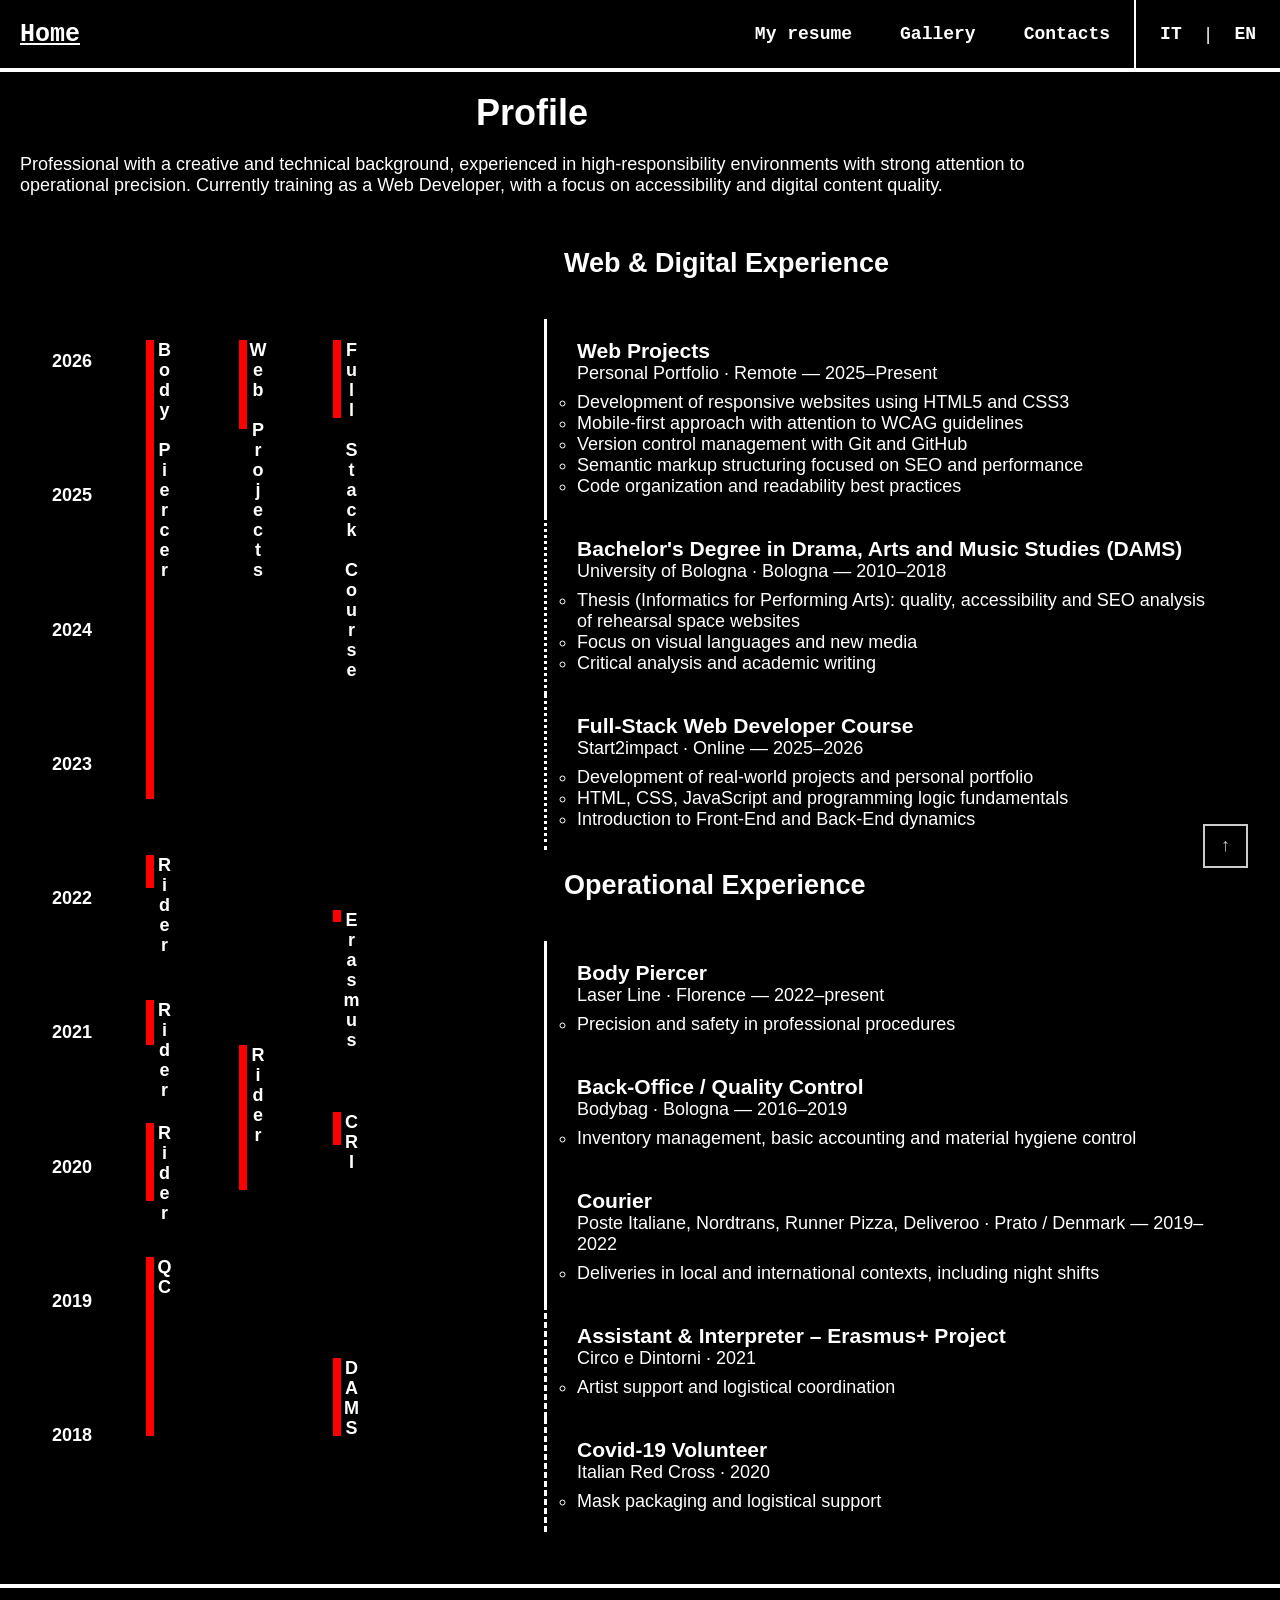
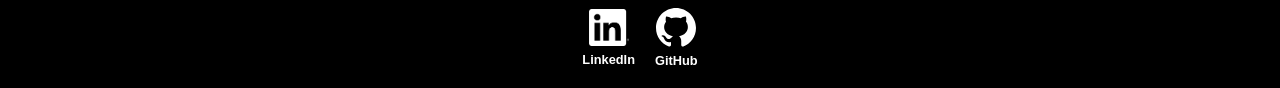
<file: resume.html>
<!DOCTYPE html>
<html lang="en">

<head>
  <meta charset="UTF-8">
    <meta name="viewport" content="width=device-width, initial-scale=1.0">
    <link rel="stylesheet" href="assets/css/main.css">
    <link rel="icon" href="assets/img/icons/favicon.ico" type="image/x-icon">
    <link rel="apple-touch-icon" sizes="180x180" href="assets/img/icons/apple-touch-icon.png">
    <link rel="icon" type="image/png" sizes="192x192" href="assets/img/icons/android-chrome-192x192.png">
    <link rel="icon" type="image/png" sizes="512x512" href="assets/img/icons/android-chrome-512x512.png">
    <meta property="og:title" content="Lapo Cipriani | Web Developer Portfolio">
    <meta property="og:description"
        content="Junior Web Developer with creative and technical background. Find CV and projects.">
    <meta property="og:image" content="https://lapocipriani.github.io/portfolio/assets/img/og-preview.jpg">
    <meta property="og:url" content="https://lapocipriani.github.io/portfolio/">
    <meta property="og:type" content="website">
  <title>Resume - Lapo Cipriani</title>
</head>

<body>
  <header class="header">
    <a href="index2.html" title="Go to Homepage" class="logo">Home</a>
    <input class="menu-btn" id="menu-btn" type="checkbox">
    <label for="menu-btn" class="menu-icon">
      <span class="nav-icon"></span>
    </label>
    <ul class="menu">
      <li><a href="resume.html" title="My resume">My resume</a></li>
      <li><a href="gallery.html" title="My photos and projects">Gallery</a></li>
      <li><a href="contacts.html" title="Contact me by e-mail or social networks">Contacts</a></li>
      <li>
        <nav class="lang-switch">
          <a href="index.html" lang="it" title="Italiano">IT</a>
          <span>|</span>
          <a href="index2.html" lang="en" title="English">EN</a>
        </nav>
      </li>
    </ul>


  </header>
  <main id="top">
    <div class="info">
      <h1>Profile</h1>
      <p>Professional with a creative and technical background, experienced in high-responsibility environments with
        strong attention to operational precision. Currently training as a Web Developer, with a focus on accessibility
        and digital content quality.</p>
    </div>

    <div class="grid-container">
      <section class="cv-grid">

        <!-- Anni -->
        <div class="year" style="grid-row: 1 / 13;">
          <span class="year-label">2026</span>
        </div>
        <div class="year" style="grid-row: 13 / 25;">
          <span class="year-label">2025</span>
        </div>
        <div class="year" style="grid-row: 25 / 37;">
          <span class="year-label">2024</span>
        </div>
        <div class="year" style="grid-row: 37 / 49;">
          <span class="year-label">2023</span>
        </div>
        <div class="year" style="grid-row: 49 / 61;">
          <span class="year-label">2022</span>
        </div>
        <div class="year" style="grid-row: 61 / 73;">
          <span class="year-label">2021</span>
        </div>
        <div class="year" style="grid-row: 73 / 85;">
          <span class="year-label">2020</span>
        </div>
        <div class="year" style="grid-row: 85 / 97;">
          <span class="year-label">2019</span>
        </div>
        <div class="year" style="grid-row: 97 / 109;">
          <span class="year-label">2018</span>
        </div>

        <!-- Work -->

        <article class="job1 laser"><a href="#body-piercer"><p class="vertical">Body Piercer</p></a></article>
        <article class="job1 poste"><a href="#rider"><p class="vertical">Rider</p></a></article>
        <article class="job1 nord"><a href="#rider"><p class="vertical">Rider</p></a></article>
        <article class="job1 runner"><a href="#rider"><p class="vertical">Rider</p></a></article>
        <article class="job1 bodybag"><a href="#quality-control"><p class="vertical">QC</p></a></article>



        <article class="job2 web"><a href="#web-projects"><p class="vertical">Web Projects</p></a></article>
        <article class="job2 deli"><a href="#rider"><p class="vertical">Rider</p></a></article>

        <!-- Study -->
        <article class="study1 start"><a href="#full-stack"><p class="vertical">Full Stack Course</p></a></article>

        <article class="study1 dams"><a href="#ba"><p class="vertical">DAMS</p></a></article>


        <article class="study2 circo"><a href="#erasmus"><p class="vertical">Erasmus</p></a></article>

        <!-- Volunteering -->
        <article class="volu cri"><a href="#volunteer"><p class="vertical">CRI</p></a></article>

      </section>
      <div class="cv-content">

        <section class="highlight-block">
          <h2>Web & Digital Experience</h2>

          <article class="job-exp" id="web-projects">
            <h3>Web Projects</h3>
            <p class="meta">Personal Portfolio · Remote — 2025–Present</p>
            <ul>
              <li>Development of responsive websites using HTML5 and CSS3</li>
              <li>Mobile-first approach with attention to WCAG guidelines</li>
              <li>Version control management with Git and GitHub</li>
              <li>Semantic markup structuring focused on SEO and performance</li>
              <li>Code organization and readability best practices</li>
            </ul>

          </article>

          <article class="study-exp" id="ba">
            <h3>Bachelor's Degree in Drama, Arts and Music Studies (DAMS)</h3>
            <p class="meta">University of Bologna · Bologna — 2010–2018</p>
            <ul>
              <li>Thesis (Informatics for Performing Arts): quality, accessibility and SEO analysis of rehearsal space
                websites</li>
              <li>Focus on visual languages and new media</li>
              <li>Critical analysis and academic writing</li>
            </ul>
          </article>

          <article class="study-exp" id="full-stack">
            <h3>Full-Stack Web Developer Course</h3>
            <p class="meta">Start2impact · Online — 2025–2026</p>
            <ul>
              <li>Development of real-world projects and personal portfolio</li>
              <li>HTML, CSS, JavaScript and programming logic fundamentals</li>
              <li>Introduction to Front-End and Back-End dynamics</li>
            </ul>
          </article>
        </section>

        <!-- Esperienze operative / secondarie -->
        <section class="experience-block">
          <h2>Operational Experience</h2>

          <article class="job-exp" id="body-piercer">
            <h3>Body Piercer</h3>
            <p class="meta">Laser Line · Florence — 2022–present</p>
            <ul>
              <li>Precision and safety in professional procedures</li>
            </ul>
          </article>

          <article class="job-exp" id="quality-control">
            <h3>Back-Office / Quality Control</h3>
            <p class="meta">Bodybag · Bologna — 2016–2019</p>
            <ul>
              <li>Inventory management, basic accounting and material hygiene control</li>
            </ul>
          </article>

          <article class="job-exp" id="rider">
            <h3>Courier</h3>
            <p class="meta">Poste Italiane, Nordtrans, Runner Pizza, Deliveroo · Prato / Denmark — 2019–2022</p>
            <ul>
              <li>Deliveries in local and international contexts, including night shifts</li>
            </ul>
          </article>



          <article class="vol-exp" id="erasmus">
            <h3>Assistant & Interpreter – Erasmus+ Project</h3>
            <p class="meta">Circo e Dintorni · 2021</p>
            <ul>
              <li>Artist support and logistical coordination</li>
            </ul>
          </article>

          <article class="vol-exp" id="volunteer">
            <h3>Covid-19 Volunteer</h3>
            <p class="meta">Italian Red Cross · 2020</p>
            <ul>
              <li>Mask packaging and logistical support</li>
            </ul>
          </article>
        </section>
      </div>

    </div>
    <!-- Pulsante torna su -->
    <a href="#top" class="back-to-top">↑</a>

  </main>
  <footer>
        <ul>

            <li>
                <a href="https://www.linkedin.com/in/lapo-cipriani-81836b190/" target="_blank" rel="noopener noreferrer"
                    aria-label="Visit my LinkedIn profile" title="Visit my LinkedIn profile">
                    <img src="assets/img/InBug-White.png" alt="LinkedIn logo">
                    <p lang="en">LinkedIn</p>
                </a>
            </li>
            <li>
                <a href="https://github.com/LapoCipriani" target="_blank" rel="noopener noreferrer"
                    aria-label="Visit my GitHub profile" title="Visit my GitHub profile">
                    <img src="assets/img/GitHub_Invertocat_White.svg" alt="GitHub logo">
                    <p lang="en">GitHub</p>
                </a>
            </li>
        </ul>
    </footer>
</body>

</html>
</file>
<file: assets/css/main.css>
*,
*::before,
*::after {
  box-sizing: border-box;
  margin: 0;
  padding: 0;
}

/* =========================
   BASE LAYOUT
========================= */
html,
body {
  height: 100vh;
}

html {
  font-size: 100%;
}

body {
  min-height: 100vh;
  display: flex;
  flex-direction: column;
  font-family: Helvetica, sans-serif;
  font-size: 1.125rem;
  background-color: #000000;
  color: #ffffff;
}

main {
  flex: 1;
  padding: 20px;
}

ul {
  list-style-type: none;
}
ul li a {
  text-decoration: none;
}

h1,
h2 {
  text-align: center;
  margin-bottom: 20px;
}

/* =========================
   LINKS
========================= */
a:link {
  color: #ffffff;
  font-weight: 700;
}
a:visited {
  color: #808080;
  font-weight: 400;
}
a:hover {
  color: #ffffff;
  font-weight: 700;
}
a:active {
  color: #ff0000;
  font-weight: 700;
}

/* =========================
   HEADER
========================= */
header a {
  font-family: "Courier New", Courier, monospace;
}

.header {
  position: sticky;
  top: 0;
  z-index: 10;
  background-color: #000000;
  border-bottom: 4px solid #ffffff;
}
.header ul {
  margin: 0;
  padding: 0;
  list-style: none;
  overflow: hidden;
}
.header ul a {
  display: block;
  padding: 20px;
  text-decoration: none;
  border: 4px solid transparent;
}
.header ul a:hover {
  border-color: #ffffff;
}
.header .logo {
  float: left;
  font-size: 25px;
  padding: 10px 20px;
}
.header .menu {
  clear: both;
  max-height: 0;
  transition: max-height 0.2s ease-out;
}
.header .menu .lang-switch {
  display: flex;
  align-items: center;
}
.header .menu-icon {
  padding: 28px 20px;
  position: relative;
  float: right;
  cursor: pointer;
}
.header .menu-icon .nav-icon {
  background-color: #808080;
  display: block;
  width: 18px;
  height: 2px;
  position: relative;
  transition: background-color 0.2s ease-out;
}
.header .menu-icon .nav-icon::before, .header .menu-icon .nav-icon::after {
  background-color: #808080;
  content: "";
  display: block;
  height: 100%;
  width: 100%;
  transition: all 0.2s ease-out;
  position: absolute;
}
.header .menu-icon .nav-icon::before {
  top: 5px;
}
.header .menu-icon .nav-icon::after {
  top: -5px;
}
.header .menu-btn {
  display: none;
}
.header .menu-btn:checked ~ .menu {
  max-height: -moz-fit-content;
  max-height: fit-content;
}
.header .menu-btn:checked ~ .menu-icon .nav-icon {
  background-color: transparent;
}
.header .menu-btn:checked ~ .menu-icon .nav-icon::before {
  transform: rotate(-45deg);
  top: 0;
}
.header .menu-btn:checked ~ .menu-icon .nav-icon::after {
  transform: rotate(45deg);
  top: 0;
}

/* =========================
   FOOTER
========================= */
footer {
  padding: 20px;
  border-top: 4px solid #ffffff;
}
footer ul {
  display: flex;
  justify-content: center;
  align-items: center;
  gap: 20px;
}
footer li {
  display: flex;
  max-width: 44px;
  height: auto;
  justify-content: center;
  align-items: center;
}
footer li a {
  display: flex;
  justify-content: center;
  align-items: center;
}
footer img {
  width: 40px;
  height: auto;
}
footer p {
  display: none;
}

/* =========================
   GALLERY
========================= */
.galleria {
  display: flex;
  flex-direction: column;
  align-items: center;
  gap: 30px;
  padding: 30px;
  justify-content: flex-start;
}
.galleria .project {
  display: flex;
  flex-direction: column;
  align-items: center;
  height: auto;
  width: 100%;
  justify-content: space-between;
  padding-top: 1rem;
  padding-bottom: 1rem;
  gap: 2rem;
}
.galleria .project .project-images {
  display: flex;
  width: 100%;
  justify-content: center;
  align-items: center;
  gap: 1rem;
}
.galleria .project .project-images a {
  display: none;
}
.galleria .project .project-images a:first-child {
  display: flex;
}
.galleria .project .project-images a:hover img {
  transform: scale(1.02);
}
.galleria .project .project-images img {
  max-width: 300px;
  width: 100%;
  height: auto;
  transition: transform 0.3s ease;
}

/* =========================
   CV
========================= */
.grid-container {
  gap: 150px;
  padding: 2rem;
  display: flex;
  flex-direction: column;
}

.cv-grid {
  display: grid;
  grid-template-columns: repeat(4, 1fr);
  grid-auto-rows: 0.7rem;
  gap: 0 2rem;
  position: relative;
}
.cv-grid::before {
  content: "";
  position: absolute;
  left: 70px;
  top: 0;
  bottom: 0;
  width: 2px;
  background: hsl(0, 0%, -29.4914215686%);
}
.cv-grid article:hover {
  background: #ff0000;
  cursor: pointer;
}
.cv-grid article a {
  display: block;
  width: 100%;
  height: 100%;
  text-decoration: none;
  background: hsl(0, 0%, -29.4914215686%);
  border-left: 8px solid #ff0000;
}

.cv-content h2 {
  padding: 20px;
}
.cv-content article:target {
  border-left: 4px solid #ff0000;
  background: rgba(255, 0, 0, 0.08);
  transition: background 0.4s ease;
}
.cv-content article ul {
  list-style-type: circle;
}

.info {
  max-width: 80vw;
  justify-self: center;
}

article.job-exp,
article.study-exp,
article.vol-exp,
#top {
  scroll-margin-top: 70px;
}

.job-exp,
.study-exp,
.vol-exp {
  padding: 20px;
  padding-left: 30px;
}

.job-exp {
  border-left: 3px solid #ffffff;
}

.study-exp {
  border-left: 3px dotted #ffffff;
}

.vol-exp {
  border-left: 3px dashed #ffffff;
}

.meta {
  margin-bottom: 0.5rem;
}

/* qui esperienze */
.laser {
  grid-column: 2;
  grid-row: 11/52;
}

.poste {
  grid-column: 2;
  grid-row: 57/60;
}

.nord {
  grid-column: 2;
  grid-row: 70/74;
}

.runner {
  grid-column: 2;
  grid-row: 81/88;
}

.bodybag {
  grid-column: 2;
  grid-row: 93/109;
}

.web {
  grid-column: 3;
  grid-row: 11/19;
}

.deli {
  grid-column: 3;
  grid-row: 74/87;
}

/* qui studi */
.start,
.dams,
.circo,
.cri {
  grid-column: 4;
}

.cri {
  grid-row: 80/83;
}

.start {
  grid-row: 11/18;
}

.circo {
  grid-row: 62/63;
}

.dams {
  grid-row: 102/109;
}

/* =========================
   BACK TO TOP
========================= */
.back-to-top {
  position: fixed;
  bottom: 2rem;
  right: 2rem;
  background-color: transparent;
  color: #ffffff;
  padding: 0.6rem 1rem;
  border: 2px solid #ffffff;
  border-radius: 0;
  text-decoration: none;
  font-weight: bold;
  transition: transform 0.2s, opacity 0.2s;
  opacity: 0.8;
  z-index: 1000;
}
.back-to-top:hover {
  transform: scale(1.1);
  opacity: 1;
}

/* =========================
   BUTTONS
========================= */
.cta-button {
  padding: 12px 20px;
  border: 4px solid #ffffff;
  background-color: #000000;
  border-radius: 0px;
  text-decoration: none;
  color: #ffffff;
  font-weight: 600;
  transition: 0.3s;
}
.cta-button:hover {
  border: 4px solid #ffffff;
  background-color: #ffffff;
  color: #000000;
  font-weight: 700;
  transition: background-color 0.3s ease;
}

.btn {
  text-decoration: none;
  color: #000000;
  background: #ffffff;
}
.btn:hover {
  color: #ff0000;
}

/* =========================
   CONTACTS
========================= */
.contacts {
  display: flex;
  flex-direction: column;
}
.contacts img {
  width: 95px;
}
.contacts section {
  display: flex;
  flex-direction: column;
  align-items: center;
  justify-content: center;
  margin: 50px;
}
.contacts section h2 {
  margin-bottom: 20px;
}

/* =========================
   HOME
========================= */
.biography {
  display: flex;
  flex-direction: column;
  align-items: center;
  gap: 50px;
}
.biography a {
  color: #000000;
}
.biography .bio {
  display: flex;
  flex-direction: column;
  align-items: center;
  gap: 20px;
  max-width: 90vw;
  margin: 0 auto;
}
.biography .bio .bio-pic {
  width: clamp(200px, 35vw, 320px);
  aspect-ratio: 1;
  -o-object-fit: cover;
     object-fit: cover;
}
.biography .bio .bio-pic img {
  width: 100%;
  max-width: 320px;
  aspect-ratio: 1;
  -o-object-fit: cover;
     object-fit: cover;
  border: 4px solid #ffffff;
}
.biography h1, .biography h2, .biography h3 {
  font-weight: 700;
  color: #ffffff;
}

.bio-text,
.skills {
  border: 4px solid #ffffff;
}

.bio-text,
.skills {
  padding: 20px;
}

.skills {
  display: flex;
  flex-direction: column;
  gap: 30px;
  max-width: 90vw;
  margin: 0 auto;
}
.skills .skills-group h3 {
  margin-bottom: 10px;
  font-size: 1.2rem;
  border-bottom: 2px solid #ffffff;
  padding-bottom: 5px;
}
.skills .skills-group ul {
  list-style-type: disc;
  padding-left: 20px;
}
.skills .skills-group li {
  margin-bottom: 8px;
}

/* =========================
   FORM
========================= */
form {
  display: flex;
  flex-direction: column;
  align-items: center;
  gap: 10px;
  padding: 5%;
}

/* =========================
   PROVA CV1.2
========================= */
.vertical {
  writing-mode: vertical-lr;
  text-orientation: upright;
  white-space: nowrap;
  overflow: visible;
}

.year-label {
  display: block;
  position: relative;
  top: 7.7rem;
  font-weight: bold;
  color: #ffffff;
}

/* =========================
   DESKTOP
========================= */
@media (min-width: 42rem) {
  .header {
    display: flex;
    align-items: center;
    justify-content: space-between;
  }
  .header .menu {
    display: flex;
    max-height: none;
  }
  .header .menu li {
    float: none;
    display: flex;
    align-items: stretch;
  }
  .header .menu li:last-child {
    border-left: 2px solid #ffffff;
  }
  .header .menu li a {
    display: flex;
    align-items: center;
  }
  .header .menu-icon {
    display: none;
  }
  footer p {
    display: block;
    font-size: 0.8rem;
  }
  footer li {
    max-width: -moz-fit-content;
    max-width: fit-content;
  }
  footer li a {
    display: flex;
    flex-direction: column;
    align-items: center;
    gap: 6px;
  }
  .galleria {
    align-items: flex-start;
  }
  .galleria .project {
    align-items: flex-start;
  }
  .galleria .project .project-images {
    display: grid;
    grid-template-columns: repeat(auto-fit, minmax(180px, 1fr));
    gap: 1rem;
  }
  .galleria .project .project-images a {
    display: flex;
    max-width: -moz-fit-content;
    max-width: fit-content;
  }
  .galleria .project .project-images img {
    max-width: 200px;
    width: 100%;
    height: auto;
  }
  h2 {
    text-align: left;
  }
  .grid-container {
    display: grid;
    grid-template-columns: 1fr 2fr;
  }
  .job1,
  .job2,
  .study1,
  .study2,
  .volu {
    background: #000000;
    border-radius: 10px;
  }
  .contacts {
    display: grid;
    grid-template-columns: 1fr 1fr 1fr;
  }
  .contacts section {
    justify-content: flex-start;
  }
  .contacts form {
    padding: 0;
  }
  .biography {
    align-items: center;
  }
  .biography .bio {
    display: grid;
    align-items: center;
    grid-template-columns: 1fr 2fr;
    gap: 50px;
    max-width: 90vw;
    margin: 0 auto;
  }
  .biography .bio .bio-pic {
    display: flex;
    justify-content: center;
    align-items: center;
  }
}/*# sourceMappingURL=main.css.map */
</file>
